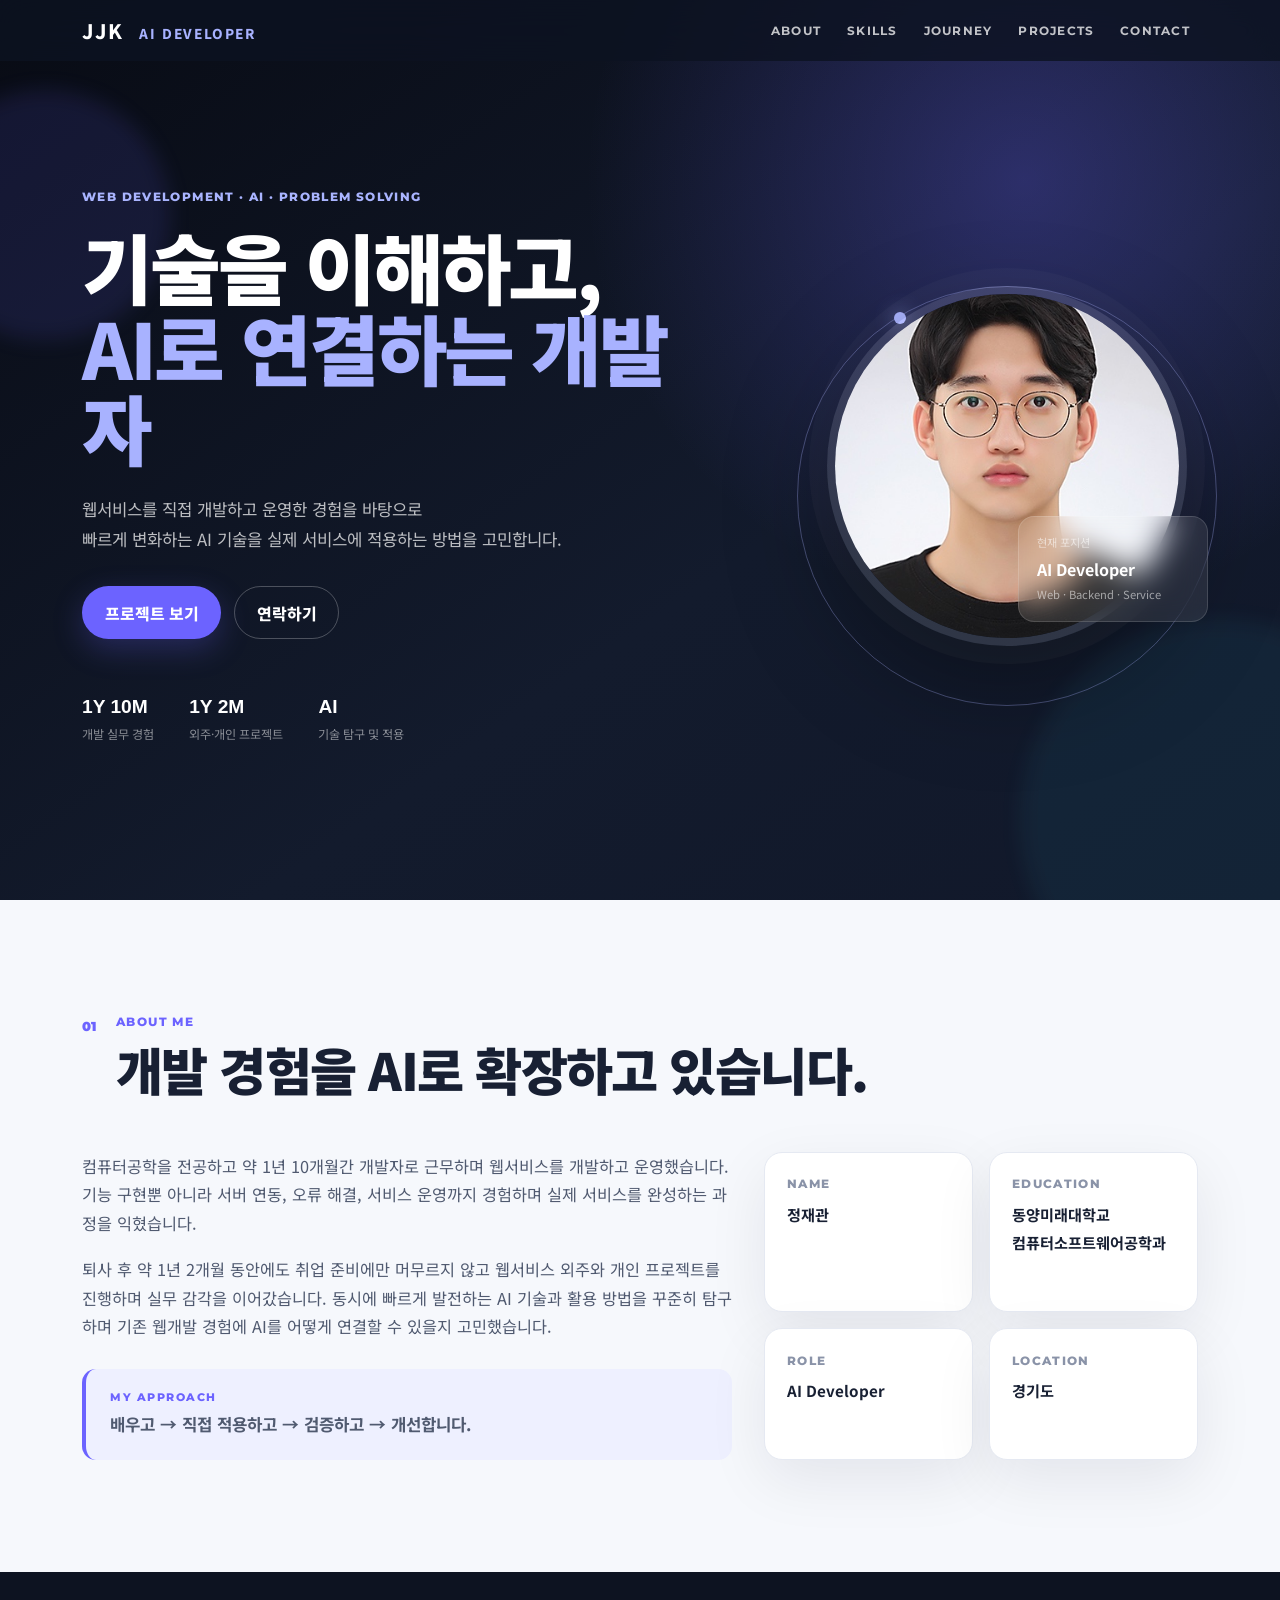
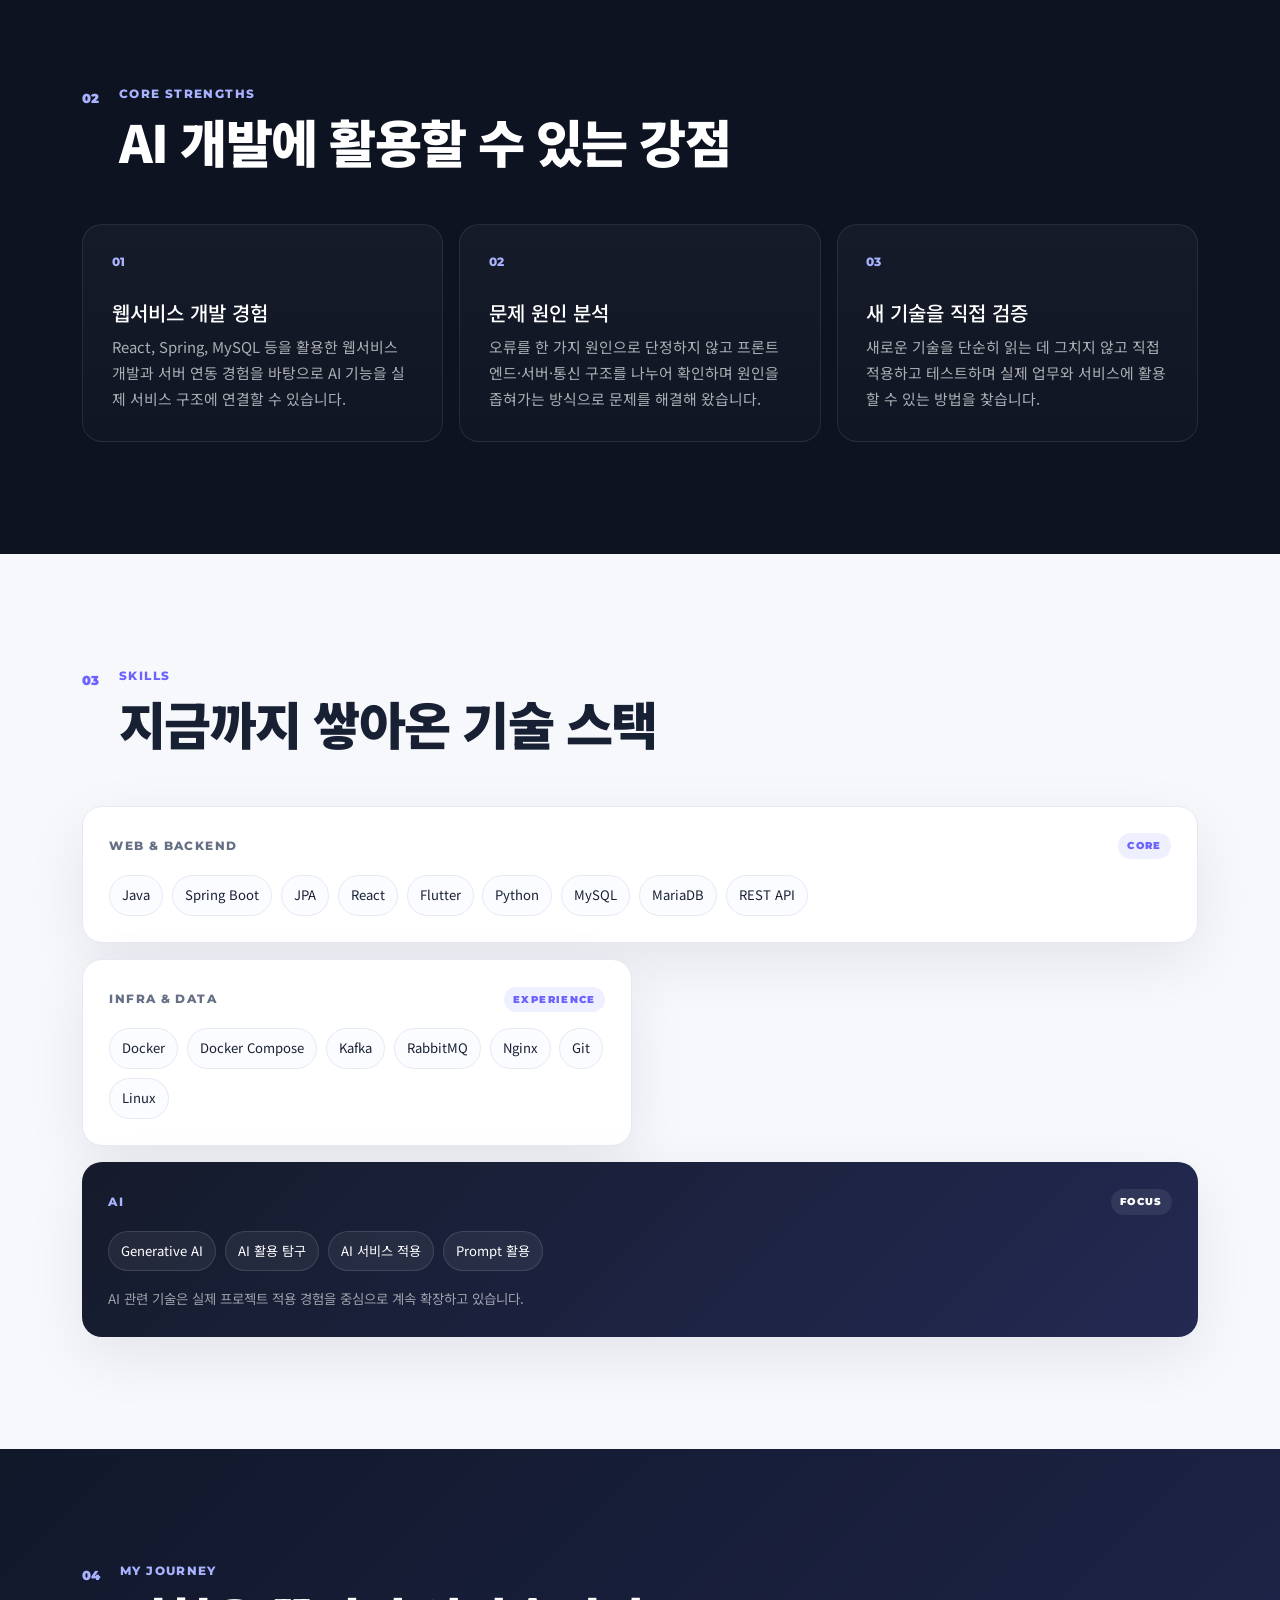
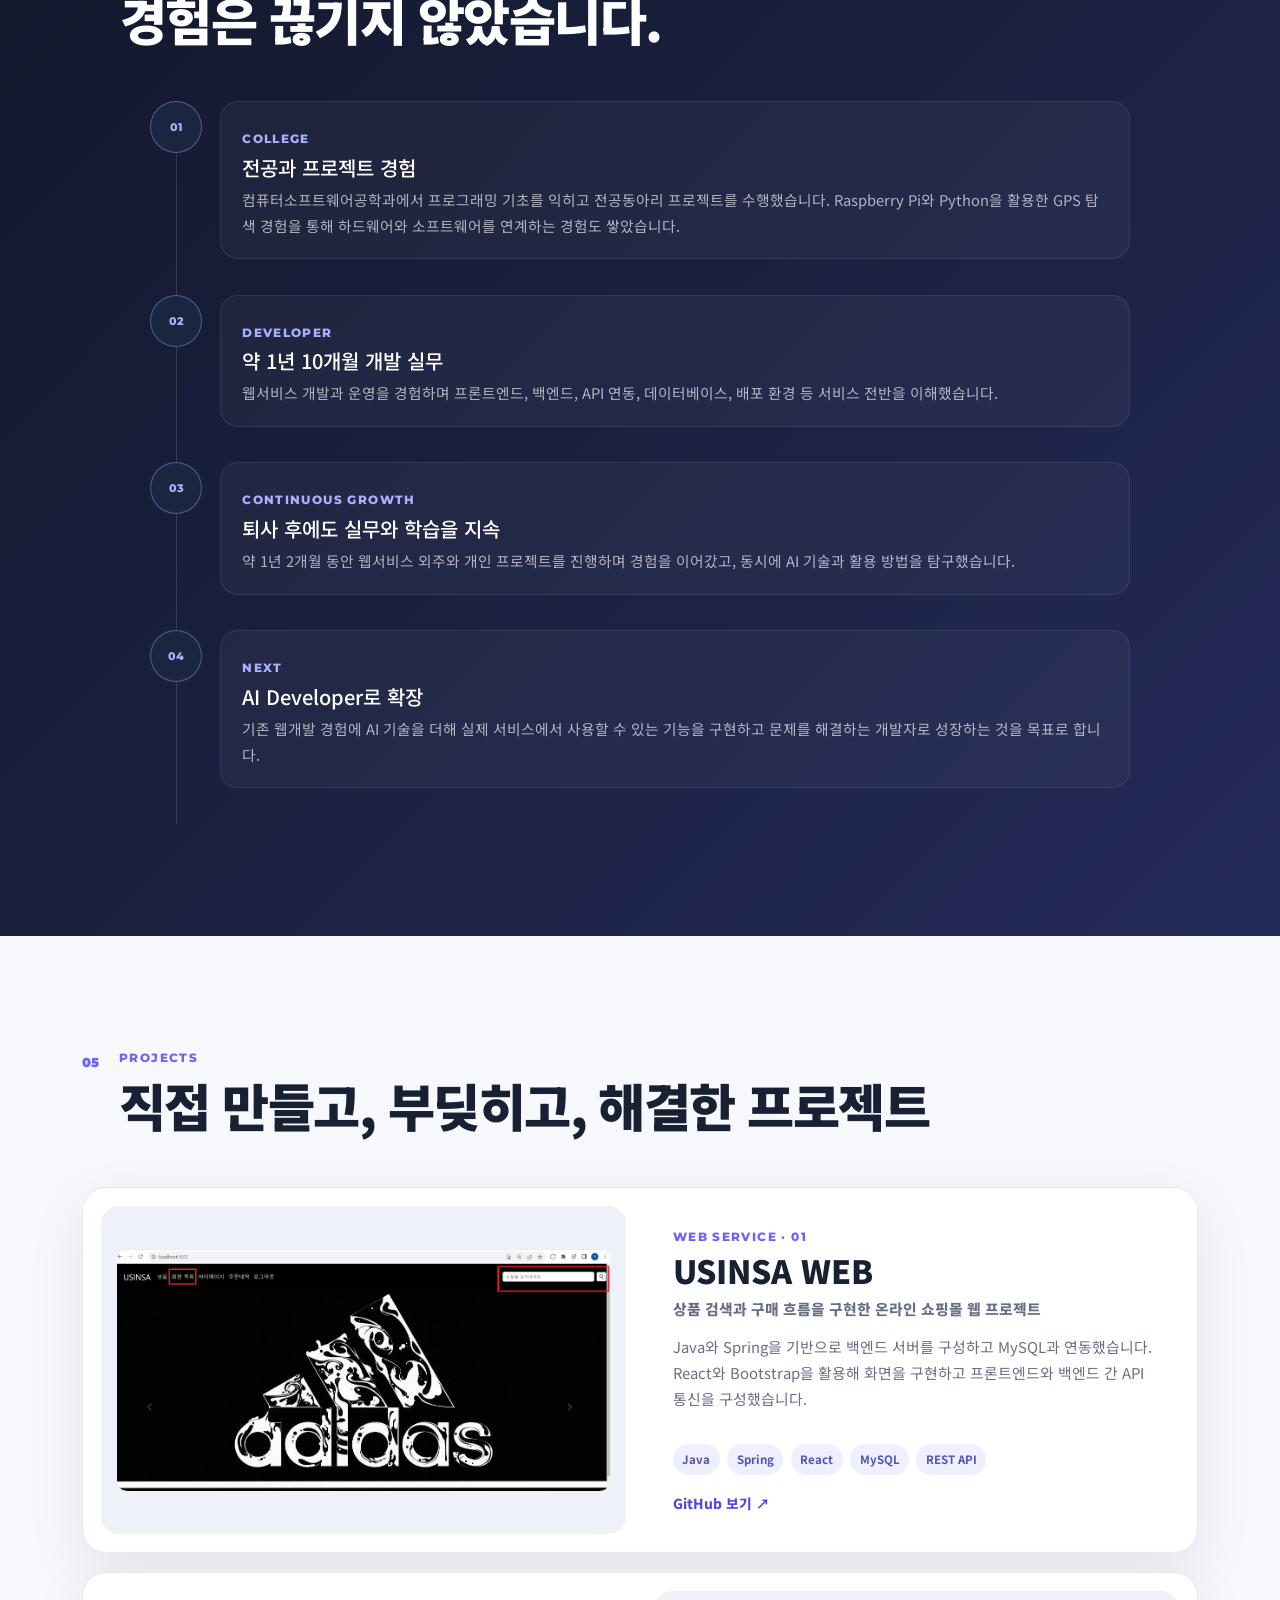
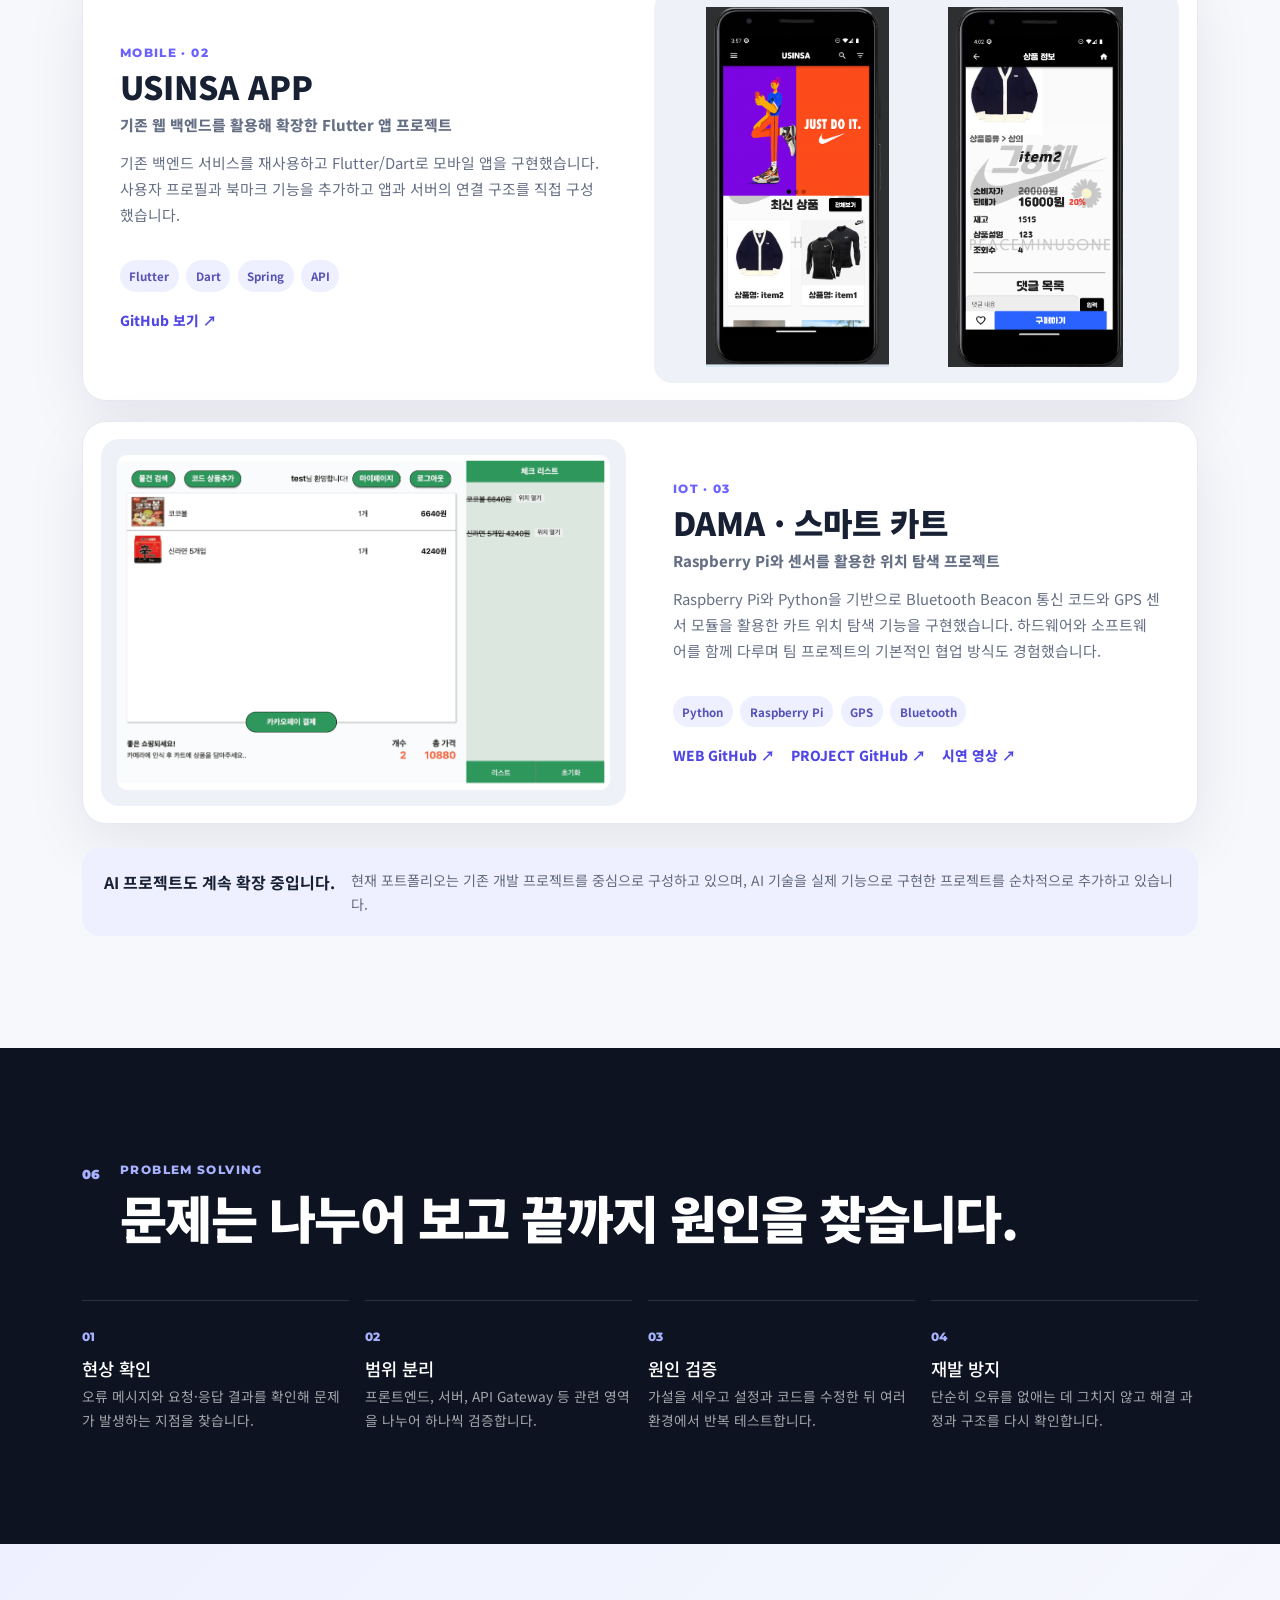
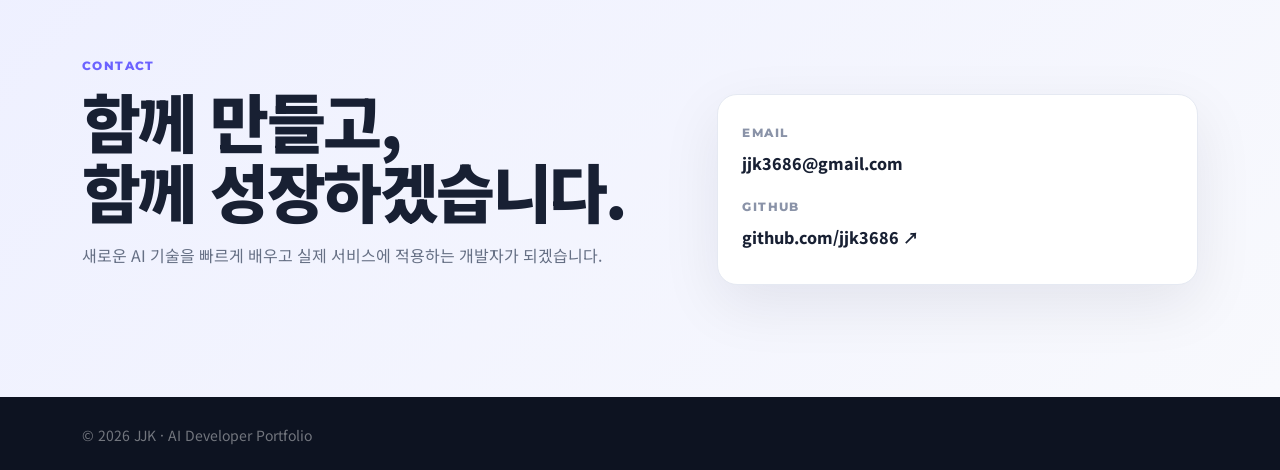
<file: index.html>
<!DOCTYPE html>
<html lang="ko">
<head>
    <meta charset="utf-8" />
    <meta name="viewport" content="width=device-width, initial-scale=1, shrink-to-fit=no" />
    <meta name="description" content="정재관 AI 개발자 포트폴리오" />
    <meta name="author" content="정재관" />
    <meta property="og:title" content="정재관 | AI Developer Portfolio" />
    <meta property="og:description" content="웹개발 실무 경험을 바탕으로 AI 기술을 서비스에 연결하는 개발자" />
    <meta property="og:type" content="website" />
    <title>정재관 | AI Developer Portfolio</title>
    <link rel="icon" type="image/x-icon" href="assets/favicon.ico" />
    <link href="https://fonts.googleapis.com/css?family=Montserrat:400,500,600,700,800" rel="stylesheet" type="text/css" />
    <link href="https://fonts.googleapis.com/css?family=Noto+Sans+KR:400,500,700,800,900" rel="stylesheet" type="text/css" />
    <link href="https://cdn.jsdelivr.net/npm/bootstrap@5.2.3/dist/css/bootstrap.min.css" rel="stylesheet" />
    <link href="css/styles.css" rel="stylesheet" />
</head>
<body id="page-top">
    <!-- Navigation -->
    <nav class="navbar navbar-expand-lg fixed-top portfolio-nav" id="mainNav">
        <div class="container">
            <a class="navbar-brand" href="#page-top">JJK <span>AI DEVELOPER</span></a>
            <button class="navbar-toggler" type="button" data-bs-toggle="collapse" data-bs-target="#navbarResponsive" aria-controls="navbarResponsive" aria-expanded="false" aria-label="메뉴 열기">
                <span class="menu-icon">☰</span>
            </button>
            <div class="collapse navbar-collapse" id="navbarResponsive">
                <ul class="navbar-nav ms-auto">
                    <li class="nav-item"><a class="nav-link" href="#about">ABOUT</a></li>
                    <li class="nav-item"><a class="nav-link" href="#skills">SKILLS</a></li>
                    <li class="nav-item"><a class="nav-link" href="#journey">JOURNEY</a></li>
                    <li class="nav-item"><a class="nav-link" href="#projects">PROJECTS</a></li>
                    <li class="nav-item"><a class="nav-link" href="#contact">CONTACT</a></li>
                </ul>
            </div>
        </div>
    </nav>

    <!-- Hero -->
    <header class="hero-section">
        <div class="hero-glow glow-one"></div>
        <div class="hero-glow glow-two"></div>
        <div class="container hero-content">
            <div class="hero-copy">
                <p class="eyebrow">WEB DEVELOPMENT · AI · PROBLEM SOLVING</p>
                <h1>기술을 이해하고,<br /><span>AI로 연결하는 개발자</span></h1>
                <p class="hero-description">
                    웹서비스를 직접 개발하고 운영한 경험을 바탕으로<br class="desktop-only" />
                    빠르게 변화하는 AI 기술을 실제 서비스에 적용하는 방법을 고민합니다.
                </p>
                <div class="hero-actions">
                    <a href="#projects" class="btn btn-primary-custom">프로젝트 보기</a>
                    <a href="#contact" class="btn btn-outline-custom">연락하기</a>
                </div>
                <div class="hero-stats">
                    <div><strong>1Y 10M</strong><span>개발 실무 경험</span></div>
                    <div><strong>1Y 2M</strong><span>외주·개인 프로젝트</span></div>
                    <div><strong>AI</strong><span>기술 탐구 및 적용</span></div>
                </div>
            </div>
            <div class="hero-profile">
                <div class="profile-ring"></div>
                <img src="assets/img/profil.jpg" alt="정재관 프로필" />
                <div class="profile-card">
                    <span>현재 포지션</span>
                    <strong>AI Developer</strong>
                    <small>Web · Backend · Service</small>
                </div>
            </div>
        </div>
    </header>

    <main>
        <!-- About -->
        <section class="section section-light" id="about">
            <div class="container">
                <div class="section-heading">
                    <span>01</span>
                    <div>
                        <p class="section-kicker">ABOUT ME</p>
                        <h2>개발 경험을 AI로 확장하고 있습니다.</h2>
                    </div>
                </div>
                <div class="about-grid">
                    <div class="about-story">
                        <p>
                            컴퓨터공학을 전공하고 약 1년 10개월간 개발자로 근무하며 웹서비스를 개발하고 운영했습니다.
                            기능 구현뿐 아니라 서버 연동, 오류 해결, 서비스 운영까지 경험하며 실제 서비스를 완성하는 과정을 익혔습니다.
                        </p>
                        <p>
                            퇴사 후 약 1년 2개월 동안에도 취업 준비에만 머무르지 않고 웹서비스 외주와 개인 프로젝트를 진행하며 실무 감각을 이어갔습니다.
                            동시에 빠르게 발전하는 AI 기술과 활용 방법을 꾸준히 탐구하며 기존 웹개발 경험에 AI를 어떻게 연결할 수 있을지 고민했습니다.
                        </p>
                        <div class="quote-card">
                            <span>MY APPROACH</span>
                            <strong>배우고 → 직접 적용하고 → 검증하고 → 개선합니다.</strong>
                        </div>
                    </div>
                    <div class="about-info-grid">
                        <div class="info-card"><span>NAME</span><strong>정재관</strong></div>
                        <div class="info-card"><span>EDUCATION</span><strong>동양미래대학교<br />컴퓨터소프트웨어공학과</strong></div>
                        <div class="info-card"><span>ROLE</span><strong>AI Developer</strong></div>
                        <div class="info-card"><span>LOCATION</span><strong>경기도</strong></div>
                    </div>
                </div>
            </div>
        </section>

        <!-- Strengths -->
        <section class="section section-dark" id="strengths">
            <div class="container">
                <div class="section-heading section-heading-light">
                    <span>02</span>
                    <div>
                        <p class="section-kicker">CORE STRENGTHS</p>
                        <h2>AI 개발에 활용할 수 있는 강점</h2>
                    </div>
                </div>
                <div class="strength-grid">
                    <article class="strength-card">
                        <div class="strength-number">01</div>
                        <h3>웹서비스 개발 경험</h3>
                        <p>React, Spring, MySQL 등을 활용한 웹서비스 개발과 서버 연동 경험을 바탕으로 AI 기능을 실제 서비스 구조에 연결할 수 있습니다.</p>
                    </article>
                    <article class="strength-card">
                        <div class="strength-number">02</div>
                        <h3>문제 원인 분석</h3>
                        <p>오류를 한 가지 원인으로 단정하지 않고 프론트엔드·서버·통신 구조를 나누어 확인하며 원인을 좁혀가는 방식으로 문제를 해결해 왔습니다.</p>
                    </article>
                    <article class="strength-card">
                        <div class="strength-number">03</div>
                        <h3>새 기술을 직접 검증</h3>
                        <p>새로운 기술을 단순히 읽는 데 그치지 않고 직접 적용하고 테스트하며 실제 업무와 서비스에 활용할 수 있는 방법을 찾습니다.</p>
                    </article>
                </div>
            </div>
        </section>

        <!-- Skills -->
        <section class="section section-light" id="skills">
            <div class="container">
                <div class="section-heading">
                    <span>03</span>
                    <div>
                        <p class="section-kicker">SKILLS</p>
                        <h2>지금까지 쌓아온 기술 스택</h2>
                    </div>
                </div>
                <div class="skill-layout">
                    <div class="skill-panel skill-panel-main">
                        <div class="skill-title"><span>WEB & BACKEND</span><b>CORE</b></div>
                        <div class="skill-tags">
                            <span>Java</span><span>Spring Boot</span><span>JPA</span><span>React</span><span>Flutter</span><span>Python</span><span>MySQL</span><span>MariaDB</span><span>REST API</span>
                        </div>
                    </div>
                    <div class="skill-panel">
                        <div class="skill-title"><span>INFRA & DATA</span><b>EXPERIENCE</b></div>
                        <div class="skill-tags">
                            <span>Docker</span><span>Docker Compose</span><span>Kafka</span><span>RabbitMQ</span><span>Nginx</span><span>Git</span><span>Linux</span>
                        </div>
                    </div>
                    <div class="skill-panel skill-panel-ai">
                        <div class="skill-title"><span>AI</span><b>FOCUS</b></div>
                        <div class="skill-tags">
                            <span>Generative AI</span><span>AI 활용 탐구</span><span>AI 서비스 적용</span><span>Prompt 활용</span>
                        </div>
                        <p class="skill-note">AI 관련 기술은 실제 프로젝트 적용 경험을 중심으로 계속 확장하고 있습니다.</p>
                    </div>
                </div>
            </div>
        </section>

        <!-- Journey -->
        <section class="section section-accent" id="journey">
            <div class="container">
                <div class="section-heading section-heading-light">
                    <span>04</span>
                    <div>
                        <p class="section-kicker">MY JOURNEY</p>
                        <h2>경험은 끊기지 않았습니다.</h2>
                    </div>
                </div>
                <div class="timeline">
                    <div class="timeline-item">
                        <div class="timeline-dot">01</div>
                        <div class="timeline-content">
                            <span>COLLEGE</span>
                            <h3>전공과 프로젝트 경험</h3>
                            <p>컴퓨터소프트웨어공학과에서 프로그래밍 기초를 익히고 전공동아리 프로젝트를 수행했습니다. Raspberry Pi와 Python을 활용한 GPS 탐색 경험을 통해 하드웨어와 소프트웨어를 연계하는 경험도 쌓았습니다.</p>
                        </div>
                    </div>
                    <div class="timeline-item">
                        <div class="timeline-dot">02</div>
                        <div class="timeline-content">
                            <span>DEVELOPER</span>
                            <h3>약 1년 10개월 개발 실무</h3>
                            <p>웹서비스 개발과 운영을 경험하며 프론트엔드, 백엔드, API 연동, 데이터베이스, 배포 환경 등 서비스 전반을 이해했습니다.</p>
                        </div>
                    </div>
                    <div class="timeline-item">
                        <div class="timeline-dot">03</div>
                        <div class="timeline-content">
                            <span>CONTINUOUS GROWTH</span>
                            <h3>퇴사 후에도 실무와 학습을 지속</h3>
                            <p>약 1년 2개월 동안 웹서비스 외주와 개인 프로젝트를 진행하며 경험을 이어갔고, 동시에 AI 기술과 활용 방법을 탐구했습니다.</p>
                        </div>
                    </div>
                    <div class="timeline-item">
                        <div class="timeline-dot">04</div>
                        <div class="timeline-content">
                            <span>NEXT</span>
                            <h3>AI Developer로 확장</h3>
                            <p>기존 웹개발 경험에 AI 기술을 더해 실제 서비스에서 사용할 수 있는 기능을 구현하고 문제를 해결하는 개발자로 성장하는 것을 목표로 합니다.</p>
                        </div>
                    </div>
                </div>
            </div>
        </section>

        <!-- Projects -->
        <section class="section section-light" id="projects">
            <div class="container">
                <div class="section-heading">
                    <span>05</span>
                    <div>
                        <p class="section-kicker">PROJECTS</p>
                        <h2>직접 만들고, 부딪히고, 해결한 프로젝트</h2>
                    </div>
                </div>

                <article class="project-card project-featured">
                    <div class="project-visual">
                        <img src="assets/img/project/main.PNG" alt="USINSA 웹 프로젝트 메인 화면" />
                    </div>
                    <div class="project-body">
                        <span class="project-label">WEB SERVICE · 01</span>
                        <h3>USINSA WEB</h3>
                        <p class="project-lead">상품 검색과 구매 흐름을 구현한 온라인 쇼핑몰 웹 프로젝트</p>
                        <p>Java와 Spring을 기반으로 백엔드 서버를 구성하고 MySQL과 연동했습니다. React와 Bootstrap을 활용해 화면을 구현하고 프론트엔드와 백엔드 간 API 통신을 구성했습니다.</p>
                        <div class="project-tags"><span>Java</span><span>Spring</span><span>React</span><span>MySQL</span><span>REST API</span></div>
                        <a href="https://github.com/jjk3686/usinsa-project" target="_blank" rel="noopener" class="project-link">GitHub 보기 ↗</a>
                    </div>
                </article>

                <article class="project-card project-reverse">
                    <div class="project-visual project-visual-app">
                        <img src="assets/img/project/appmain.PNG" alt="USINSA 앱 메인 화면" />
                        <img src="assets/img/project/appdetail.PNG" alt="USINSA 앱 상품 상세 화면" />
                    </div>
                    <div class="project-body">
                        <span class="project-label">MOBILE · 02</span>
                        <h3>USINSA APP</h3>
                        <p class="project-lead">기존 웹 백엔드를 활용해 확장한 Flutter 앱 프로젝트</p>
                        <p>기존 백엔드 서비스를 재사용하고 Flutter/Dart로 모바일 앱을 구현했습니다. 사용자 프로필과 북마크 기능을 추가하고 앱과 서버의 연결 구조를 직접 구성했습니다.</p>
                        <div class="project-tags"><span>Flutter</span><span>Dart</span><span>Spring</span><span>API</span></div>
                        <a href="https://github.com/jjk3686/usinsa-app-project" target="_blank" rel="noopener" class="project-link">GitHub 보기 ↗</a>
                    </div>
                </article>

                <article class="project-card">
                    <div class="project-visual">
                        <img src="assets/img/project/dama.PNG" alt="DAMA 스마트 카트 프로젝트" />
                    </div>
                    <div class="project-body">
                        <span class="project-label">IOT · 03</span>
                        <h3>DAMA · 스마트 카트</h3>
                        <p class="project-lead">Raspberry Pi와 센서를 활용한 위치 탐색 프로젝트</p>
                        <p>Raspberry Pi와 Python을 기반으로 Bluetooth Beacon 통신 코드와 GPS 센서 모듈을 활용한 카트 위치 탐색 기능을 구현했습니다. 하드웨어와 소프트웨어를 함께 다루며 팀 프로젝트의 기본적인 협업 방식도 경험했습니다.</p>
                        <div class="project-tags"><span>Python</span><span>Raspberry Pi</span><span>GPS</span><span>Bluetooth</span></div>
                        <div class="project-links">
                            <a href="https://github.com/Dasom2022/Dasom-WEB-Project" target="_blank" rel="noopener" class="project-link">WEB GitHub ↗</a>
                            <a href="https://github.com/Dasom2022/dasom-project" target="_blank" rel="noopener" class="project-link">PROJECT GitHub ↗</a>
                            <a href="https://www.youtube.com/watch?v=-njb_OkTuNA" target="_blank" rel="noopener" class="project-link">시연 영상 ↗</a>
                        </div>
                    </div>
                </article>

                <div class="project-note">
                    <strong>AI 프로젝트도 계속 확장 중입니다.</strong>
                    <span>현재 포트폴리오는 기존 개발 프로젝트를 중심으로 구성하고 있으며, AI 기술을 실제 기능으로 구현한 프로젝트를 순차적으로 추가하고 있습니다.</span>
                </div>
            </div>
        </section>

        <!-- Problem Solving -->
        <section class="section section-dark" id="problem-solving">
            <div class="container">
                <div class="section-heading section-heading-light">
                    <span>06</span>
                    <div>
                        <p class="section-kicker">PROBLEM SOLVING</p>
                        <h2>문제는 나누어 보고 끝까지 원인을 찾습니다.</h2>
                    </div>
                </div>
                <div class="problem-box">
                    <div class="problem-step"><span>01</span><h3>현상 확인</h3><p>오류 메시지와 요청·응답 결과를 확인해 문제가 발생하는 지점을 찾습니다.</p></div>
                    <div class="problem-step"><span>02</span><h3>범위 분리</h3><p>프론트엔드, 서버, API Gateway 등 관련 영역을 나누어 하나씩 검증합니다.</p></div>
                    <div class="problem-step"><span>03</span><h3>원인 검증</h3><p>가설을 세우고 설정과 코드를 수정한 뒤 여러 환경에서 반복 테스트합니다.</p></div>
                    <div class="problem-step"><span>04</span><h3>재발 방지</h3><p>단순히 오류를 없애는 데 그치지 않고 해결 과정과 구조를 다시 확인합니다.</p></div>
                </div>
            </div>
        </section>

        <!-- Contact -->
        <section class="section contact-section" id="contact">
            <div class="container contact-wrap">
                <div>
                    <p class="section-kicker">CONTACT</p>
                    <h2>함께 만들고,<br />함께 성장하겠습니다.</h2>
                    <p>새로운 AI 기술을 빠르게 배우고 실제 서비스에 적용하는 개발자가 되겠습니다.</p>
                </div>
                <div class="contact-card">
                    <span>EMAIL</span>
                    <a href="mailto:jjk3686@gmail.com">jjk3686@gmail.com</a>
                    <span>GITHUB</span>
                    <a href="https://github.com/jjk3686" target="_blank" rel="noopener">github.com/jjk3686 ↗</a>
                </div>
            </div>
        </section>
    </main>

    <footer class="footer-section">
        <div class="container"><small>© 2026 JJK · AI Developer Portfolio</small></div>
    </footer>

    <script src="https://cdn.jsdelivr.net/npm/bootstrap@5.2.3/dist/js/bootstrap.bundle.min.js"></script>
    <script src="js/scripts.js"></script>
</body>
</html>
</file>
<file: css/styles.css>
:root {
    --bg: #f6f8fc;
    --card: #ffffff;
    --text: #182033;
    --muted: #667085;
    --line: #e5e9f2;
    --dark: #0d1321;
    --dark-2: #141c2e;
    --accent: #6c63ff;
    --accent-2: #4f46e5;
    --accent-soft: #eef0ff;
    --shadow: 0 20px 60px rgba(13, 19, 33, .08);
}

html { scroll-behavior: smooth; }
body {
    margin: 0;
    color: var(--text);
    background: var(--bg);
    font-family: 'Noto Sans KR', sans-serif;
    line-height: 1.75;
}
a { text-decoration: none; }

.portfolio-nav {
    background: rgba(13, 19, 33, .82);
    backdrop-filter: blur(16px);
    -webkit-backdrop-filter: blur(16px);
    transition: .25s ease;
}
.portfolio-nav .navbar-brand { color: #fff; font-weight: 800; letter-spacing: .08em; }
.portfolio-nav.scrolled { background: rgba(13, 19, 33, .96); box-shadow: 0 8px 30px rgba(0,0,0,.15); }
.portfolio-nav .navbar-brand span { color: #a8b2ff; font-size: .68em; margin-left: 8px; }
.portfolio-nav .nav-link { color: rgba(255,255,255,.75); font-family: Montserrat, sans-serif; font-size: .78rem; font-weight: 700; letter-spacing: .1em; margin-left: 10px; }
.portfolio-nav .nav-link:hover { color: #fff; }
.portfolio-nav .navbar-toggler { border: 1px solid rgba(255,255,255,.2); color: #fff; padding: .45rem .7rem; }
.menu-icon { font-size: 1.1rem; }

.hero-section {
    min-height: 100vh;
    display: flex;
    align-items: center;
    overflow: hidden;
    position: relative;
    background: radial-gradient(circle at 80% 20%, rgba(108,99,255,.30), transparent 35%), linear-gradient(145deg, #080b14, #131b2d 60%, #11182a);
    color: #fff;
}
.hero-content { position: relative; z-index: 2; display: grid; grid-template-columns: 1.25fr .75fr; align-items: center; gap: 6rem; padding-top: 6rem; padding-bottom: 4rem; }
.eyebrow, .section-kicker, .project-label, .skill-title, .contact-card span, .info-card span, .timeline-content > span { font-family: Montserrat, sans-serif; letter-spacing: .12em; font-size: .72rem; font-weight: 800; }
.eyebrow { color: #a9b4ff; margin-bottom: 1.2rem; }
.hero-copy h1 { font-size: clamp(2.8rem, 6vw, 5.3rem); line-height: 1.05; font-weight: 900; letter-spacing: -.04em; margin: 0; }
.hero-copy h1 span { color: #a8b2ff; }
.hero-description { font-size: 1.05rem; color: rgba(255,255,255,.72); margin: 1.7rem 0 2rem; }
.hero-actions { display: flex; gap: .8rem; flex-wrap: wrap; }
.btn { border-radius: 999px; padding: .85rem 1.35rem; font-weight: 800; }
.btn-primary-custom { color: #fff; background: var(--accent); box-shadow: 0 10px 30px rgba(108,99,255,.25); }
.btn-primary-custom:hover { color:#fff; background: var(--accent-2); }
.btn-outline-custom { color:#fff; border:1px solid rgba(255,255,255,.25); }
.btn-outline-custom:hover { color:#fff; border-color:rgba(255,255,255,.55); background:rgba(255,255,255,.06); }
.hero-stats { display:flex; gap:2.2rem; margin-top:3.2rem; flex-wrap:wrap; }
.hero-stats div { display:flex; flex-direction:column; }
.hero-stats strong { font-family:Montserat, sans-serif; font-size:1.2rem; }
.hero-stats span { font-size:.76rem; color:rgba(255,255,255,.5); }
.hero-profile { display:flex; justify-content:center; position:relative; }
.hero-profile img { width:min(360px, 72vw); aspect-ratio:1; object-fit:cover; border-radius:50%; border:8px solid rgba(255,255,255,.12); position:relative; z-index:2; box-shadow:0 0 0 18px rgba(255,255,255,.025), 0 40px 100px rgba(0,0,0,.35); }
.profile-ring { position:absolute; width:420px; height:420px; border-radius:50%; border:1px solid rgba(168,178,255,.35); animation: spin 16s linear infinite; }
.profile-ring:after { content:''; position:absolute; width:12px; height:12px; background:#a8b2ff; border-radius:50%; top:6%; left:23%; box-shadow:0 0 20px rgba(168,178,255,.8); }
.profile-card { position:absolute; right:-10px; bottom:24px; background:rgba(255,255,255,.09); border:1px solid rgba(255,255,255,.14); backdrop-filter:blur(15px); padding:1rem 1.15rem; border-radius:16px; z-index:3; min-width:190px; }
.profile-card span, .profile-card small { display:block; color:rgba(255,255,255,.55); font-size:.7rem; }
.profile-card strong { display:block; font-size:1rem; margin:.15rem 0; }
.hero-glow { position:absolute; border-radius:50%; filter:blur(10px); pointer-events:none; }
.glow-one { width:250px; height:250px; background:rgba(108,99,255,.12); top:10%; left:-80px; }
.glow-two { width:400px; height:400px; background:rgba(63,208,255,.06); bottom:-120px; right:-140px; }
@keyframes spin { from { transform:rotate(0); } to { transform:rotate(360deg); } }

.section { padding: 7rem 0; }
.section-light { background: var(--bg); }
.section-dark { background: var(--dark); color:#fff; }
.section-accent { background: linear-gradient(135deg, #11182a, #242a57); color:#fff; }
.section-heading { display:grid; grid-template-columns:auto 1fr; gap:1.25rem; align-items:start; margin-bottom:3.3rem; }
.section-heading > span { font-family:Montserrat, sans-serif; font-size:.8rem; font-weight:900; color:var(--accent); padding-top:.25rem; }
.section-heading h2 { margin:0; font-size:clamp(2rem, 4vw, 3.2rem); line-height:1.15; font-weight:900; letter-spacing:-.03em; }
.section-kicker { color:var(--accent); margin:0 0 .5rem; }
.section-heading-light .section-kicker { color:#a8b2ff; }
.section-heading-light > span { color:#a8b2ff; }

.about-grid { display:grid; grid-template-columns:1.2fr .8fr; gap:2rem; }
.about-story { font-size:1.02rem; color:#505a70; }
.about-story p { margin-top:0; margin-bottom:1.1rem; }
.quote-card { margin-top:1.8rem; padding:1.3rem 1.5rem; background:var(--accent-soft); border-left:4px solid var(--accent); border-radius:14px; }
.quote-card span { display:block; font:800 .68rem Montserrat, sans-serif; letter-spacing:.14em; color:var(--accent); margin-bottom:.35rem; }
.quote-card strong { font-size:1.05rem; }
.about-info-grid { display:grid; grid-template-columns:1fr 1fr; gap:1rem; }
.info-card { background:var(--card); border:1px solid var(--line); border-radius:18px; padding:1.35rem; box-shadow:var(--shadow); }
.info-card span { color:#8a93a8; display:block; margin-bottom:.35rem; }
.info-card strong { font-size:.95rem; }

.strength-grid { display:grid; grid-template-columns:repeat(3, 1fr); gap:1rem; }
.strength-card { border:1px solid rgba(255,255,255,.09); background:linear-gradient(180deg, rgba(255,255,255,.035), rgba(255,255,255,.015)); border-radius:20px; padding:1.8rem; }
.strength-number { font:800 .78rem Montserrat, sans-serif; color:#a8b2ff; margin-bottom:2rem; }
.strength-card h3 { margin:0 0 .6rem; font-size:1.25rem; }
.strength-card p { margin:0; color:rgba(255,255,255,.65); font-size:.93rem; }

.skill-layout { display:grid; grid-template-columns:repeat(2,1fr); gap:1rem; }
.skill-panel { background:var(--card); border:1px solid var(--line); border-radius:20px; padding:1.65rem; box-shadow:var(--shadow); }
.skill-panel-main { grid-column:span 2; }
.skill-panel-ai { grid-column:span 2; background:linear-gradient(135deg, #151b2b, #232952); color:#fff; border:0; }
.skill-title { display:flex; align-items:center; justify-content:space-between; margin-bottom:1rem; }
.skill-title > span { color:#667085; }
.skill-panel-ai .skill-title > span { color:#a8b2ff; }
.skill-title b { font-size:.63rem; padding:.25rem .55rem; border-radius:999px; background:var(--accent-soft); color:var(--accent); }
.skill-panel-ai .skill-title b { background:rgba(255,255,255,.08); color:#fff; }
.skill-tags { display:flex; flex-wrap:wrap; gap:.55rem; }
.skill-tags span { display:inline-flex; align-items:center; padding:.5rem .75rem; border:1px solid var(--line); border-radius:999px; font-size:.82rem; background:#fbfcff; }
.skill-panel-ai .skill-tags span { border-color:rgba(255,255,255,.12); background:rgba(255,255,255,.06); }
.skill-note { color:rgba(255,255,255,.58); margin:1rem 0 0; font-size:.84rem; }

.timeline { position:relative; max-width:980px; margin:0 auto; }
.timeline:before { content:''; position:absolute; left:26px; top:0; bottom:0; width:1px; background:rgba(255,255,255,.13); }
.timeline-item { display:grid; grid-template-columns:52px 1fr; gap:1.1rem; position:relative; padding-bottom:2.2rem; }
.timeline-dot { width:52px; height:52px; border-radius:50%; display:flex; align-items:center; justify-content:center; background:#1c2540; border:1px solid rgba(168,178,255,.4); color:#a8b2ff; font:800 .7rem Montserrat, sans-serif; position:relative; z-index:1; }
.timeline-content { background:rgba(255,255,255,.04); border:1px solid rgba(255,255,255,.08); border-radius:18px; padding:1.25rem 1.35rem; }
.timeline-content > span { color:#a8b2ff; }
.timeline-content h3 { margin:.35rem 0 .45rem; font-size:1.25rem; }
.timeline-content p { margin:0; color:rgba(255,255,255,.65); font-size:.92rem; }

.project-card { display:grid; grid-template-columns:1fr 1fr; gap:1.7rem; padding:1.1rem; background:var(--card); border:1px solid var(--line); border-radius:24px; box-shadow:var(--shadow); margin-bottom:1.2rem; }
.project-reverse .project-body { order:1; }
.project-reverse .project-visual { order:2; }
.project-visual { min-height:300px; border-radius:18px; background:#eef1f7; display:flex; align-items:center; justify-content:center; overflow:hidden; padding:1rem; }
.project-visual img { width:100%; max-height:420px; object-fit:contain; border-radius:10px; }
.project-visual-app { gap:1rem; }
.project-visual-app img { width:45%; max-height:360px; }
.project-body { padding:1.3rem 1.2rem 1.2rem; display:flex; flex-direction:column; justify-content:center; }
.project-label { color:var(--accent); }
.project-body h3 { margin:.35rem 0 .5rem; font-size:2rem; line-height:1.1; font-weight:900; }
.project-lead { font-weight:800; margin:0 0 .75rem; }
.project-body p { color:#667085; font-size:.93rem; }
.project-tags { display:flex; flex-wrap:wrap; gap:.45rem; margin:1rem 0; }
.project-tags span { padding:.35rem .6rem; background:var(--accent-soft); color:#5651b7; border-radius:999px; font-size:.72rem; font-weight:700; }
.project-links { display:flex; flex-wrap:wrap; gap:1rem; }
.project-link { color:var(--accent-2); font-weight:800; font-size:.86rem; }
.project-link:hover { text-decoration:underline; }
.project-note { display:flex; gap:1rem; align-items:flex-start; background:var(--accent-soft); border-radius:18px; padding:1.2rem 1.35rem; margin-top:1.5rem; }
.project-note strong { white-space:nowrap; }
.project-note span { color:#636b7d; font-size:.88rem; }

.problem-box { display:grid; grid-template-columns:repeat(4,1fr); gap:1rem; }
.problem-step { border-top:1px solid rgba(255,255,255,.13); padding-top:1.2rem; }
.problem-step span { color:#a8b2ff; font:800 .72rem Montserrat, sans-serif; }
.problem-step h3 { margin:.6rem 0 .35rem; font-size:1.1rem; }
.problem-step p { margin:0; color:rgba(255,255,255,.62); font-size:.86rem; }

.contact-section { background:linear-gradient(135deg, #eef0ff, #f8f9fd); }
.contact-wrap { display:grid; grid-template-columns:1.1fr .9fr; gap:3rem; align-items:end; }
.contact-wrap h2 { margin:.4rem 0 1rem; font-size:clamp(2.3rem, 5vw, 4rem); line-height:1.1; font-weight:900; letter-spacing:-.04em; }
.contact-wrap > div:first-child > p:last-child { color:#667085; }
.contact-card { background:#fff; border:1px solid var(--line); border-radius:20px; padding:1.5rem; display:flex; flex-direction:column; gap:.35rem; box-shadow:var(--shadow); }
.contact-card span { color:#8a93a8; margin-top:.3rem; }
.contact-card a { color:var(--text); font-weight:800; font-size:1rem; margin-bottom:.6rem; }
.contact-card a:hover { color:var(--accent); }
.footer-section { background:#0d1321; color:rgba(255,255,255,.42); padding:1.4rem 0; }

@media (max-width: 991.98px) {
    .hero-content { grid-template-columns:1fr; gap:2.5rem; padding-top:7rem; text-align:center; }
    .hero-profile { order:-1; }
    .hero-stats, .hero-actions { justify-content:center; }
    .profile-card { right:8%; }
    .about-grid, .contact-wrap { grid-template-columns:1fr; }
    .strength-grid, .problem-box { grid-template-columns:1fr 1fr; }
    .project-card { grid-template-columns:1fr; }
    .project-reverse .project-body, .project-reverse .project-visual { order:initial; }
}

@media (max-width: 767.98px) {
    .section { padding:5rem 0; }
    .hero-section { min-height:auto; }
    .hero-content { padding-bottom:4rem; }
    .hero-copy h1 { font-size:2.7rem; }
    .hero-description { font-size:.95rem; }
    .desktop-only { display:none; }
    .hero-stats { gap:1.2rem; }
    .profile-ring { width:300px; height:300px; }
    .hero-profile img { width:240px; }
    .profile-card { right:2%; bottom:8px; min-width:160px; padding:.8rem; }
    .about-info-grid, .skill-layout, .strength-grid, .problem-box { grid-template-columns:1fr; }
    .skill-panel-main, .skill-panel-ai { grid-column:auto; }
    .project-body h3 { font-size:1.65rem; }
    .project-visual-app img { width:43%; }
    .project-note { flex-direction:column; gap:.3rem; }
}
</file>
